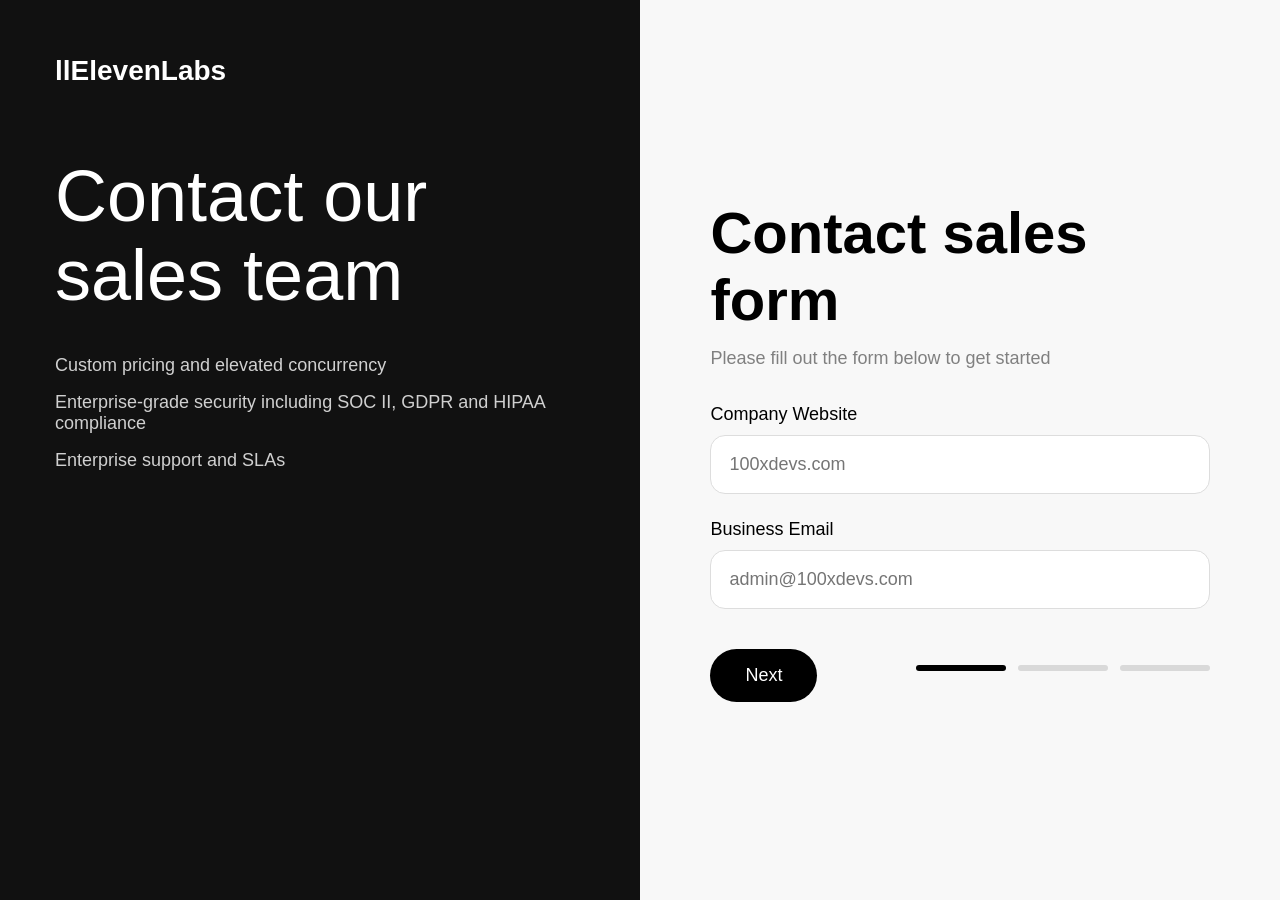
<file: Assignment-2 Elevenlabs contact-sales form/index.html>
<!DOCTYPE html>
<html lang="en">

<head>
    <meta charset="UTF-8">
    <meta name="viewport" content="width=device-width, initial-scale=1.0">
    <title>llElevenLabs | Contact our sales team</title>
    <link rel="stylesheet" href="index.css">
</head>

<body>

<div id="background">

    <!-- Left Side -->
    <div id="black">

        <h2>llElevenLabs</h2>

        <h1>Contact our sales team</h1>

        <h4>Custom pricing and elevated concurrency</h4>
        <h4>Enterprise-grade security including SOC II, GDPR and HIPAA compliance</h4>
        <h4>Enterprise support and SLAs</h4>

    </div>

    <!-- Right Side -->
    <div id="Right">

        <div class="form-box">

            <h1>Contact sales form</h1>

            <p>Please fill out the form below to get started</p>

            <div class="input-group">
                <label>Company Website</label>
                <input type="text" placeholder="100xdevs.com">
            </div>

            <div class="input-group">
                <label>Business Email</label>
                <input type="text" placeholder="admin@100xdevs.com">
            </div>

            <!-- Bottom Button + Lines -->
            <div class="bottom-row">

                <button id="Next">Next</button>

                <div class="steps">
                    <span class="active"></span>
                    <span></span>
                    <span></span>
                </div>

            </div>

        </div>

    </div>

</div>

</body>
</html>
</file>
<file: Assignment-2 Elevenlabs contact-sales form/index.css>
*{
    margin:0;
    padding:0;
    box-sizing:border-box;
    font-family:Arial, Helvetica, sans-serif;
}

#background{
    display:flex;
    height:100vh;
}

/* LEFT SIDE */
#black{
    width:50%;
    background:#111;
    color:white;
    padding:55px;
}

#black h2{
    font-size:28px;   /* logo text */
    margin-bottom:70px;
}

#black h1{
    font-size:72px;   /* big heading */
    font-weight:500;
    line-height:1.1;
    margin-bottom:40px;
}

#black h4{
    font-size:18px;   /* small text fixed */
    font-weight:400;
    color:#d0d0d0;
    margin-bottom:16px;
}

/* RIGHT SIDE */
#Right{
    width:50%;
    background:#f8f8f8;
    display:flex;
    justify-content:center;
    align-items:center;
}

.form-box{
    width:78%;
}

.form-box h1{
    font-size:58px;
    margin-bottom:15px;
}

.form-box p{
    font-size:18px;   /* small paragraph fixed */
    color:gray;
    margin-bottom:35px;
}

.input-group{
    margin-bottom:25px;
}

label{
    display:block;
    font-size:18px;   /* label small */
    margin-bottom:10px;
}

input{
    width:100%;
    padding:18px;
    font-size:18px;
    border:1px solid #ddd;
    border-radius:15px;
}

#Next{
    margin-top:15px;
    background:black;
    color:white;
    border:none;
    padding:16px 35px;
    font-size:18px;
    border-radius:40px;
    cursor:pointer;
}
.bottom-row{
    display:flex;
    justify-content:space-between;
    align-items:center;
    margin-top:25px;
}

.steps{
    display:flex;
    gap:12px;
}

.steps span{
    width:90px;
    height:6px;
    background:#d9d9d9;
    border-radius:10px;
}

.steps .active{
    background:black;
}
</file>
